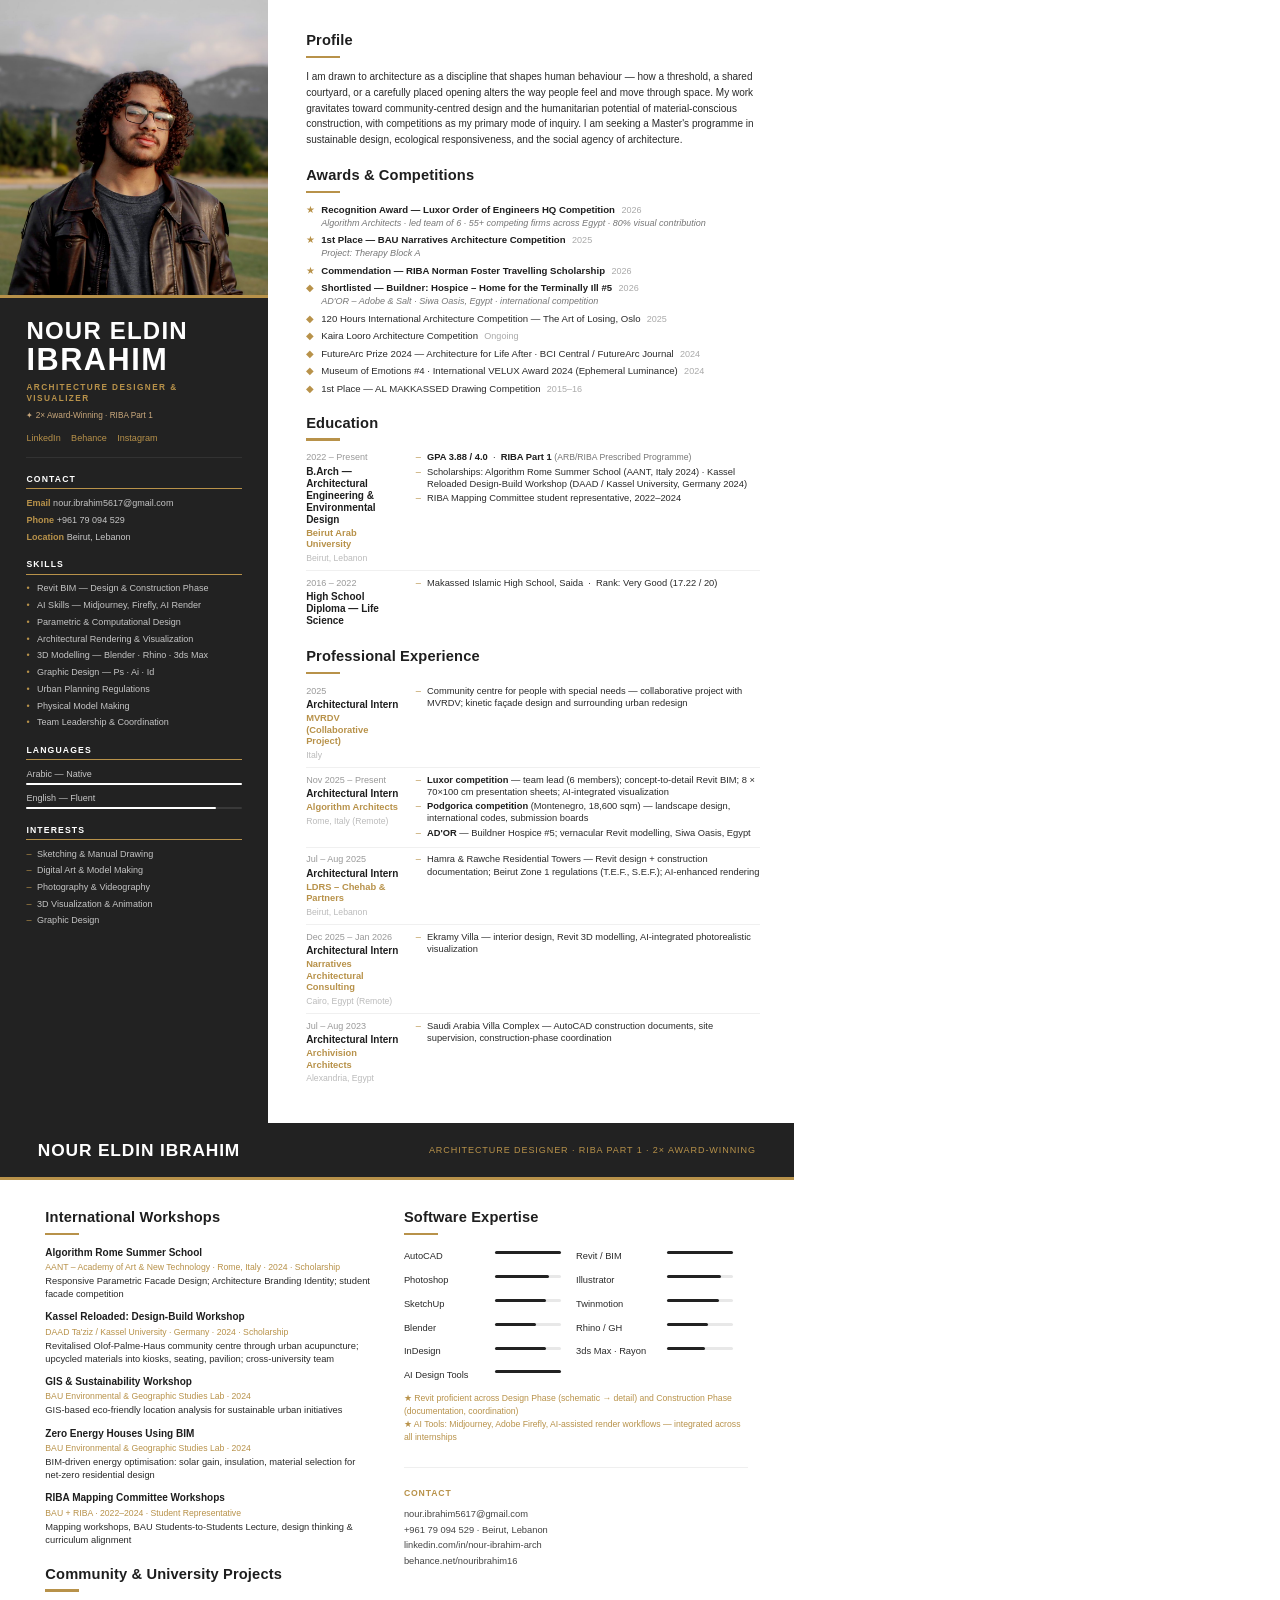
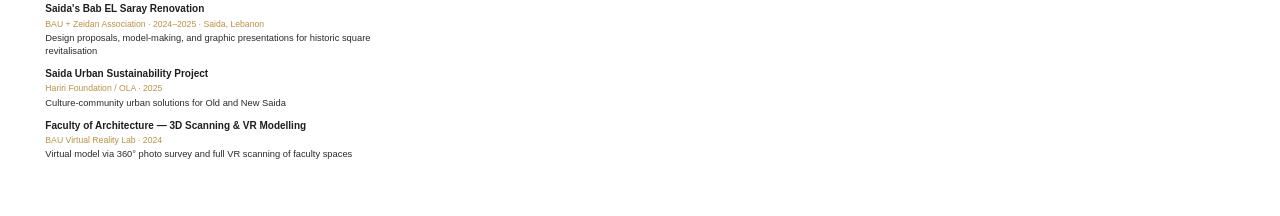
<file: Nour Ibrahim - CV Latest.html>
<!DOCTYPE html>
<html lang="en">
<head>
<meta charset="UTF-8">
<style>

@page { size: A4; margin: 0; }
* { margin: 0; padding: 0; box-sizing: border-box; }

body {
  width: 210mm;
  font-family: 'Helvetica Neue', Helvetica, Arial, sans-serif;
  color: #1e1e1e;
  background: #fff;
  font-size: 7.8pt;
  line-height: 1.42;
}

/* ── PAGE 1 ─────────────────────────────────────────────── */
.p1 { width: 210mm; height: 297mm; overflow: hidden; page-break-after: always; }

.sidebar {
  float: left; width: 71mm; height: 297mm;
  background: #222222; overflow: hidden;
}
.main {
  margin-left: 71mm; height: 297mm;
  padding: 8mm 9mm 8mm 10mm;
  background: #ffffff; overflow: hidden;
}

/* Photo */
.photo-box { width: 71mm; height: 78mm; overflow: hidden; }
.photo-box img {
  width: 100%; height: 100%;
  object-fit: cover; object-position: center 12%;
  filter: contrast(1.04) brightness(0.99);
  display: block;
}
.gold-strip { height: 3px; background: #b8924a; }

/* Sidebar inner */
.s-inner { padding: 5.5mm 7mm 6mm 7mm; }
.s-fn { font-size: 18pt; font-weight: 900; color: #fff; letter-spacing: 0.05em; line-height: 1; }
.s-ln { font-size: 23pt; font-weight: 900; color: #fff; letter-spacing: 0.05em; line-height: 1.05; margin-bottom: 1.8mm; }
.s-jt { font-size: 6.2pt; font-weight: 700; color: #b8924a; letter-spacing: 0.17em; text-transform: uppercase; margin-bottom: 1.2mm; }
.s-badge { font-size: 6.2pt; color: #c9a87c; margin-bottom: 2.5mm; }
.s-social { margin-bottom: 3mm; }
.s-social a { font-size: 6.8pt; color: #b8924a; text-decoration: none; margin-right: 2mm; }
.s-rule { height: 1px; background: rgba(255,255,255,0.07); margin: 3mm 0; }

.s-h {
  font-size: 6.5pt; font-weight: 700; color: #fff;
  letter-spacing: 0.13em; text-transform: uppercase;
  border-bottom: 1.5px solid #b8924a;
  padding-bottom: 0.8mm; margin-bottom: 2mm; margin-top: 4mm;
}

.c-item { font-size: 6.8pt; color: #c5c5c5; margin-bottom: 1.3mm; line-height: 1.35; }
.c-l { color: #b8924a; font-weight: 600; }

.sk { font-size: 6.8pt; color: #c5c5c5; margin-bottom: 1.2mm; padding-left: 2.8mm; position: relative; line-height: 1.35; }
.sk::before { content: '•'; color: #b8924a; position: absolute; left: 0; }

.lang { margin-bottom: 1.8mm; }
.lang-l { font-size: 6.8pt; color: #c5c5c5; margin-bottom: 0.7mm; }
.lang-t { width: 100%; height: 1.6px; background: rgba(255,255,255,0.1); border-radius: 1px; }
.lang-f { height: 1.6px; background: #fff; border-radius: 1px; }

.int { font-size: 6.8pt; color: #c5c5c5; margin-bottom: 1mm; padding-left: 2.8mm; position: relative; }
.int::before { content: '–'; color: #b8924a; position: absolute; left: 0; }

/* Main column headings */
.r-h {
  font-size: 11pt; font-weight: 800; color: #1e1e1e;
  letter-spacing: 0.01em; margin-top: 4.5mm; margin-bottom: 1.3mm;
}
.r-h:first-child { margin-top: 0; }
.r-rule { width: 9mm; height: 2.5px; background: #b8924a; margin-bottom: 2.8mm; }

/* Profile */
.profile { font-size: 7.5pt; line-height: 1.58; color: #2a2a2a; }
.profile strong { color: #1e1e1e; }

/* Award lines — prominent on page 1 */
.a-line {
  font-size: 7.2pt; color: #2a2a2a;
  margin-bottom: 1.2mm; padding-left: 4mm;
  position: relative; line-height: 1.32;
}
.a-line .ico { position: absolute; left: 0; color: #b8924a; }
.a-line strong { color: #1e1e1e; }
.a-line .yr { color: #aaa; margin-left: 1mm; font-size: 6.8pt; }
.a-sub { font-size: 6.8pt; color: #777; font-style: italic; }

/* Entry layout */
.entry { overflow: hidden; margin-bottom: 1.6mm; }
.e-l { float: left; width: 28mm; padding-right: 2.5mm; }
.e-r { margin-left: 29mm; }
.e-date { font-size: 6.8pt; color: #999; margin-bottom: 0.5mm; }
.e-role { font-size: 7.5pt; font-weight: 700; color: #1e1e1e; line-height: 1.2; margin-bottom: 0.4mm; }
.e-org  { font-size: 7pt; color: #b8924a; font-weight: 600; line-height: 1.25; margin-bottom: 0.3mm; }
.e-loc  { font-size: 6.5pt; color: #bbb; }
.eb { font-size: 7pt; color: #2a2a2a; margin-bottom: 0.6mm; padding-left: 3mm; position: relative; line-height: 1.3; }
.eb::before { content: '–'; color: #b8924a; position: absolute; left: 0; }
.eb strong { color: #1e1e1e; }
.sep { height: 1px; background: #f0f0f0; margin: 1mm 0 1.4mm; }

/* RIBA badge */
.riba-badge {
  display: inline-block;
  font-size: 6.5pt; font-weight: 700;
  color: #b8924a; border: 1px solid #b8924a;
  padding: 0.5mm 2mm; border-radius: 2px;
  margin-left: 2mm; vertical-align: middle;
  letter-spacing: 0.05em;
}

/* ── PAGE 2 ─────────────────────────────────────────────── */
.p2 { width: 210mm; page-break-before: always; }

.p2-header { background: #222222; padding: 4mm 10mm; overflow: hidden; }
.p2-name  { float: left; font-size: 13pt; font-weight: 900; color: #fff; letter-spacing: 0.05em; }
.p2-title { float: right; font-size: 6.8pt; color: #b8924a; letter-spacing: 0.1em; text-transform: uppercase; margin-top: 1.8mm; }
.p2-gold  { height: 3px; background: #b8924a; clear: both; }
.p2-body  { padding: 7mm 12mm 12mm 12mm; }

.p2-cols { overflow: hidden; }
.p2-left  { float: left; width: 49%; padding-right: 5mm; }
.p2-right { float: right; width: 49%; }

.ws { margin-bottom: 2.5mm; }
.ws-title { font-size: 7.5pt; font-weight: 700; color: #1e1e1e; margin-bottom: 0.3mm; }
.ws-meta  { font-size: 6.5pt; color: #b8924a; margin-bottom: 0.5mm; }
.ws-body  { font-size: 7pt; color: #2a2a2a; line-height: 1.38; }

/* Software grid */
.sw-wrap { overflow: hidden; }
.sw-item { float: left; width: 50%; margin-bottom: 1.6mm; padding-right: 4mm; overflow: hidden; }
.sw-name { font-size: 7pt; color: #2a2a2a; float: left; width: 23mm; margin-top: 1.2mm; }
.sw-track { margin-left: 24mm; height: 3px; background: #e8e8e8; border-radius: 2px; margin-top: 1.5mm; }
.sw-fill  { height: 3px; background: #222222; border-radius: 2px; }
.sw-cl { clear: both; }

</style>
</head>
<body>

<!-- ══════════════ PAGE 1 ══════════════ -->
<div class="p1">

  <!-- SIDEBAR -->
  <div class="sidebar">
    <div class="photo-box">
      <img src="Profile Photo.jpg" alt="Nour Ibrahim">
    </div>
    <div class="gold-strip"></div>
    <div class="s-inner">
      <div class="s-fn">NOUR ELDIN</div>
      <div class="s-ln">IBRAHIM</div>
      <div class="s-jt">Architecture Designer &amp; Visualizer</div>
      <div class="s-badge">✦ 2× Award-Winning · RIBA Part 1</div>
      <div class="s-social">
        <a href="https://linkedin.com/in/nour-ibrahim-arch/">LinkedIn</a>
        <a href="https://behance.net/nouribrahim16">Behance</a>
        <a href="https://instagram.com/vividesigns_4/">Instagram</a>
      </div>
      <div class="s-rule"></div>

      <div class="s-h">Contact</div>
      <div class="c-item"><span class="c-l">Email </span>nour.ibrahim5617@gmail.com</div>
      <div class="c-item"><span class="c-l">Phone </span>+961 79 094 529</div>
      <div class="c-item"><span class="c-l">Location </span>Beirut, Lebanon</div>

      <div class="s-h">Skills</div>
      <div class="sk">Revit BIM — Design &amp; Construction Phase</div>
      <div class="sk">AI Skills — Midjourney, Firefly, AI Render</div>
      <div class="sk">Parametric &amp; Computational Design</div>
      <div class="sk">Architectural Rendering &amp; Visualization</div>
      <div class="sk">3D Modelling — Blender · Rhino · 3ds Max</div>
      <div class="sk">Graphic Design — Ps · Ai · Id</div>
      <div class="sk">Urban Planning Regulations</div>
      <div class="sk">Physical Model Making</div>
      <div class="sk">Team Leadership &amp; Coordination</div>

      <div class="s-h">Languages</div>
      <div class="lang">
        <div class="lang-l">Arabic — Native</div>
        <div class="lang-t"><div class="lang-f" style="width:100%"></div></div>
      </div>
      <div class="lang">
        <div class="lang-l">English — Fluent</div>
        <div class="lang-t"><div class="lang-f" style="width:88%"></div></div>
      </div>

      <div class="s-h">Interests</div>
      <div class="int">Sketching &amp; Manual Drawing</div>
      <div class="int">Digital Art &amp; Model Making</div>
      <div class="int">Photography &amp; Videography</div>
      <div class="int">3D Visualization &amp; Animation</div>
      <div class="int">Graphic Design</div>
    </div>
  </div>

  <!-- MAIN COLUMN -->
  <div class="main">

    <!-- ① PROFILE — personal statement of interests and aims -->
    <div class="r-h">Profile</div>
    <div class="r-rule"></div>
    <p class="profile">
      I am drawn to architecture as a discipline that shapes human behaviour — how a threshold, a shared
      courtyard, or a carefully placed opening alters the way people feel and move through space. My work
      gravitates toward community-centred design and the humanitarian potential of material-conscious
      construction, with competitions as my primary mode of inquiry. I am seeking a Master's programme in
      sustainable design, ecological responsiveness, and the social agency of architecture.
    </p>

    <!-- ② AWARDS & COMPETITIONS — moved to page 1 for immediate impact -->
    <div class="r-h">Awards &amp; Competitions</div>
    <div class="r-rule"></div>

    <div class="a-line">
      <span class="ico">★</span>
      <strong>Recognition Award — Luxor Order of Engineers HQ Competition</strong>
      <span class="yr">2026</span><br>
      <span class="a-sub">Algorithm Architects · led team of 6 · 55+ competing firms across Egypt · 80% visual contribution</span>
    </div>
    <div class="a-line">
      <span class="ico">★</span>
      <strong>1st Place — BAU Narratives Architecture Competition</strong>
      <span class="yr">2025</span><br>
      <span class="a-sub">Project: Therapy Block A</span>
    </div>
    <div class="a-line">
      <span class="ico">★</span>
      <strong>Commendation — RIBA Norman Foster Travelling Scholarship</strong>
      <span class="yr">2026</span>
    </div>
    <div class="a-line">
      <span class="ico">◆</span>
      <strong>Shortlisted — Buildner: Hospice – Home for the Terminally Ill #5</strong>
      <span class="yr">2026</span><br>
      <span class="a-sub">AD'OR – Adobe &amp; Salt · Siwa Oasis, Egypt · international competition</span>
    </div>
    <div class="a-line"><span class="ico">◆</span>120 Hours International Architecture Competition — The Art of Losing, Oslo<span class="yr"> 2025</span></div>
    <div class="a-line"><span class="ico">◆</span>Kaira Looro Architecture Competition<span class="yr"> Ongoing</span></div>
    <div class="a-line"><span class="ico">◆</span>FutureArc Prize 2024 — Architecture for Life After · BCI Central / FutureArc Journal<span class="yr"> 2024</span></div>
    <div class="a-line"><span class="ico">◆</span>Museum of Emotions #4 · International VELUX Award 2024 (Ephemeral Luminance)<span class="yr"> 2024</span></div>
    <div class="a-line"><span class="ico">◆</span>1st Place — AL MAKKASSED Drawing Competition<span class="yr"> 2015–16</span></div>

    <!-- ③ EDUCATION — with RIBA Part 1 -->
    <div class="r-h">Education</div>
    <div class="r-rule"></div>

    <div class="entry">
      <div class="e-l">
        <div class="e-date">2022 – Present</div>
        <div class="e-role">B.Arch — Architectural Engineering &amp; Environmental Design</div>
        <div class="e-org">Beirut Arab University</div>
        <div class="e-loc">Beirut, Lebanon</div>
      </div>
      <div class="e-r">
        <div class="eb"><strong>GPA 3.88 / 4.0</strong> &nbsp;·&nbsp; <strong>RIBA Part 1</strong> <span style="font-size:6.5pt; color:#777;">(ARB/RIBA Prescribed Programme)</span></div>
        <div class="eb">Scholarships: Algorithm Rome Summer School (AANT, Italy 2024) · Kassel Reloaded Design-Build Workshop (DAAD / Kassel University, Germany 2024)</div>
        <div class="eb">RIBA Mapping Committee student representative, 2022–2024</div>
      </div>
    </div>
    <div class="sep"></div>
    <div class="entry">
      <div class="e-l">
        <div class="e-date">2016 – 2022</div>
        <div class="e-role">High School Diploma — Life Science</div>
      </div>
      <div class="e-r">
        <div class="eb">Makassed Islamic High School, Saida &nbsp;·&nbsp; Rank: Very Good (17.22 / 20)</div>
      </div>
    </div>

    <!-- ④ EXPERIENCE — condensed, supporting role on page 1 -->
    <div class="r-h">Professional Experience</div>
    <div class="r-rule"></div>

    <div class="entry">
      <div class="e-l">
        <div class="e-date">2025</div>
        <div class="e-role">Architectural Intern</div>
        <div class="e-org">MVRDV (Collaborative Project)</div>
        <div class="e-loc">Italy</div>
      </div>
      <div class="e-r">
        <div class="eb">Community centre for people with special needs — collaborative project with MVRDV; kinetic façade design and surrounding urban redesign</div>
      </div>
    </div>
    <div class="sep"></div>

    <div class="entry">
      <div class="e-l">
        <div class="e-date">Nov 2025 – Present</div>
        <div class="e-role">Architectural Intern</div>
        <div class="e-org">Algorithm Architects</div>
        <div class="e-loc">Rome, Italy (Remote)</div>
      </div>
      <div class="e-r">
        <div class="eb"><strong>Luxor competition</strong> — team lead (6 members); concept-to-detail Revit BIM; 8 × 70×100 cm presentation sheets; AI-integrated visualization</div>
        <div class="eb"><strong>Podgorica competition</strong> (Montenegro, 18,600 sqm) — landscape design, international codes, submission boards</div>
        <div class="eb"><strong>AD'OR</strong> — Buildner Hospice #5; vernacular Revit modelling, Siwa Oasis, Egypt</div>
      </div>
    </div>
    <div class="sep"></div>

    <div class="entry">
      <div class="e-l">
        <div class="e-date">Jul – Aug 2025</div>
        <div class="e-role">Architectural Intern</div>
        <div class="e-org">LDRS – Chehab &amp; Partners</div>
        <div class="e-loc">Beirut, Lebanon</div>
      </div>
      <div class="e-r">
        <div class="eb">Hamra &amp; Rawche Residential Towers — Revit design + construction documentation; Beirut Zone 1 regulations (T.E.F., S.E.F.); AI-enhanced rendering</div>
      </div>
    </div>
    <div class="sep"></div>

    <div class="entry">
      <div class="e-l">
        <div class="e-date">Dec 2025 – Jan 2026</div>
        <div class="e-role">Architectural Intern</div>
        <div class="e-org">Narratives Architectural Consulting</div>
        <div class="e-loc">Cairo, Egypt (Remote)</div>
      </div>
      <div class="e-r">
        <div class="eb">Ekramy Villa — interior design, Revit 3D modelling, AI-integrated photorealistic visualization</div>
      </div>
    </div>
    <div class="sep"></div>

    <div class="entry">
      <div class="e-l">
        <div class="e-date">Jul – Aug 2023</div>
        <div class="e-role">Architectural Intern</div>
        <div class="e-org">Archivision Architects</div>
        <div class="e-loc">Alexandria, Egypt</div>
      </div>
      <div class="e-r">
        <div class="eb">Saudi Arabia Villa Complex — AutoCAD construction documents, site supervision, construction-phase coordination</div>
      </div>
    </div>

  </div><!-- /.main -->
</div><!-- /.p1 -->


<!-- ══════════════ PAGE 2 ══════════════ -->
<div class="p2">

  <div class="p2-header">
    <span class="p2-name">NOUR ELDIN IBRAHIM</span>
    <span class="p2-title">Architecture Designer · RIBA Part 1 · 2× Award-Winning</span>
  </div>
  <div class="p2-gold"></div>

  <div class="p2-body">
    <div class="p2-cols">

      <!-- LEFT: Workshops + Community -->
      <div class="p2-left">

        <div class="r-h" style="margin-top:0;">International Workshops</div>
        <div class="r-rule"></div>

        <div class="ws">
          <div class="ws-title">Algorithm Rome Summer School</div>
          <div class="ws-meta">AANT – Academy of Art &amp; New Technology · Rome, Italy · 2024 · Scholarship</div>
          <div class="ws-body">Responsive Parametric Facade Design; Architecture Branding Identity; student facade competition</div>
        </div>

        <div class="ws">
          <div class="ws-title">Kassel Reloaded: Design-Build Workshop</div>
          <div class="ws-meta">DAAD Ta'ziz / Kassel University · Germany · 2024 · Scholarship</div>
          <div class="ws-body">Revitalised Olof-Palme-Haus community centre through urban acupuncture; upcycled materials into kiosks, seating, pavilion; cross-university team</div>
        </div>

        <div class="ws">
          <div class="ws-title">GIS &amp; Sustainability Workshop</div>
          <div class="ws-meta">BAU Environmental &amp; Geographic Studies Lab · 2024</div>
          <div class="ws-body">GIS-based eco-friendly location analysis for sustainable urban initiatives</div>
        </div>

        <div class="ws">
          <div class="ws-title">Zero Energy Houses Using BIM</div>
          <div class="ws-meta">BAU Environmental &amp; Geographic Studies Lab · 2024</div>
          <div class="ws-body">BIM-driven energy optimisation: solar gain, insulation, material selection for net-zero residential design</div>
        </div>

        <div class="ws">
          <div class="ws-title">RIBA Mapping Committee Workshops</div>
          <div class="ws-meta">BAU + RIBA · 2022–2024 · Student Representative</div>
          <div class="ws-body">Mapping workshops, BAU Students-to-Students Lecture, design thinking &amp; curriculum alignment</div>
        </div>

        <div class="r-h">Community &amp; University Projects</div>
        <div class="r-rule"></div>

        <div class="ws">
          <div class="ws-title">Saida's Bab EL Saray Renovation</div>
          <div class="ws-meta">BAU + Zeidan Association · 2024–2025 · Saida, Lebanon</div>
          <div class="ws-body">Design proposals, model-making, and graphic presentations for historic square revitalisation</div>
        </div>

        <div class="ws">
          <div class="ws-title">Saida Urban Sustainability Project</div>
          <div class="ws-meta">Hariri Foundation / OLA · 2025</div>
          <div class="ws-body">Culture-community urban solutions for Old and New Saida</div>
        </div>

        <div class="ws">
          <div class="ws-title">Faculty of Architecture — 3D Scanning &amp; VR Modelling</div>
          <div class="ws-meta">BAU Virtual Reality Lab · 2024</div>
          <div class="ws-body">Virtual model via 360° photo survey and full VR scanning of faculty spaces</div>
        </div>

      </div><!-- /.p2-left -->

      <!-- RIGHT: Software + Contact -->
      <div class="p2-right">

        <div class="r-h" style="margin-top:0;">Software Expertise</div>
        <div class="r-rule"></div>

        <div class="sw-wrap">
          <div class="sw-item"><span class="sw-name">AutoCAD</span><div class="sw-track"><div class="sw-fill" style="width:100%"></div></div></div>
          <div class="sw-item"><span class="sw-name">Revit / BIM</span><div class="sw-track"><div class="sw-fill" style="width:100%"></div></div></div>
          <div class="sw-cl"></div>
          <div class="sw-item"><span class="sw-name">Photoshop</span><div class="sw-track"><div class="sw-fill" style="width:82%"></div></div></div>
          <div class="sw-item"><span class="sw-name">Illustrator</span><div class="sw-track"><div class="sw-fill" style="width:82%"></div></div></div>
          <div class="sw-cl"></div>
          <div class="sw-item"><span class="sw-name">SketchUp</span><div class="sw-track"><div class="sw-fill" style="width:78%"></div></div></div>
          <div class="sw-item"><span class="sw-name">Twinmotion</span><div class="sw-track"><div class="sw-fill" style="width:78%"></div></div></div>
          <div class="sw-cl"></div>
          <div class="sw-item"><span class="sw-name">Blender</span><div class="sw-track"><div class="sw-fill" style="width:62%"></div></div></div>
          <div class="sw-item"><span class="sw-name">Rhino / GH</span><div class="sw-track"><div class="sw-fill" style="width:62%"></div></div></div>
          <div class="sw-cl"></div>
          <div class="sw-item"><span class="sw-name">InDesign</span><div class="sw-track"><div class="sw-fill" style="width:78%"></div></div></div>
          <div class="sw-item"><span class="sw-name">3ds Max · Rayon</span><div class="sw-track"><div class="sw-fill" style="width:58%"></div></div></div>
          <div class="sw-cl"></div>
          <div class="sw-item"><span class="sw-name">AI Design Tools</span><div class="sw-track"><div class="sw-fill" style="width:100%"></div></div></div>
          <div class="sw-cl"></div>
        </div>

        <p style="font-size:6.5pt; color:#b8924a; margin-top:1mm; margin-bottom:1.5mm; line-height:1.5;">
          ★ Revit proficient across Design Phase (schematic → detail) and Construction Phase (documentation, coordination)<br>
          ★ AI Tools: Midjourney, Adobe Firefly, AI-assisted render workflows — integrated across all internships
        </p>

        <!-- Spacer before contact repeat -->
        <div style="margin-top: 6mm; border-top: 1px solid #efefef; padding-top: 5mm;">
          <div style="font-size:6.5pt; font-weight:700; color:#b8924a; letter-spacing:0.1em; text-transform:uppercase; margin-bottom:2mm;">Contact</div>
          <div style="font-size:7pt; color:#444; line-height:1.7;">
            nour.ibrahim5617@gmail.com<br>
            +961 79 094 529 · Beirut, Lebanon<br>
            linkedin.com/in/nour-ibrahim-arch<br>
            behance.net/nouribrahim16
          </div>
        </div>

      </div><!-- /.p2-right -->
    </div>
  </div>
</div><!-- /.p2 -->

</body>
</html>
                                                                                                                                                                                                                                                                                                                                                                                                                                                                                                                                                                                                                                                                                                                                                                                                                                                                                                                                                                                                                                                                                                                                                                                                                                                                                                                                                                                                                                                                                                                                                                                                                                  
</file>
